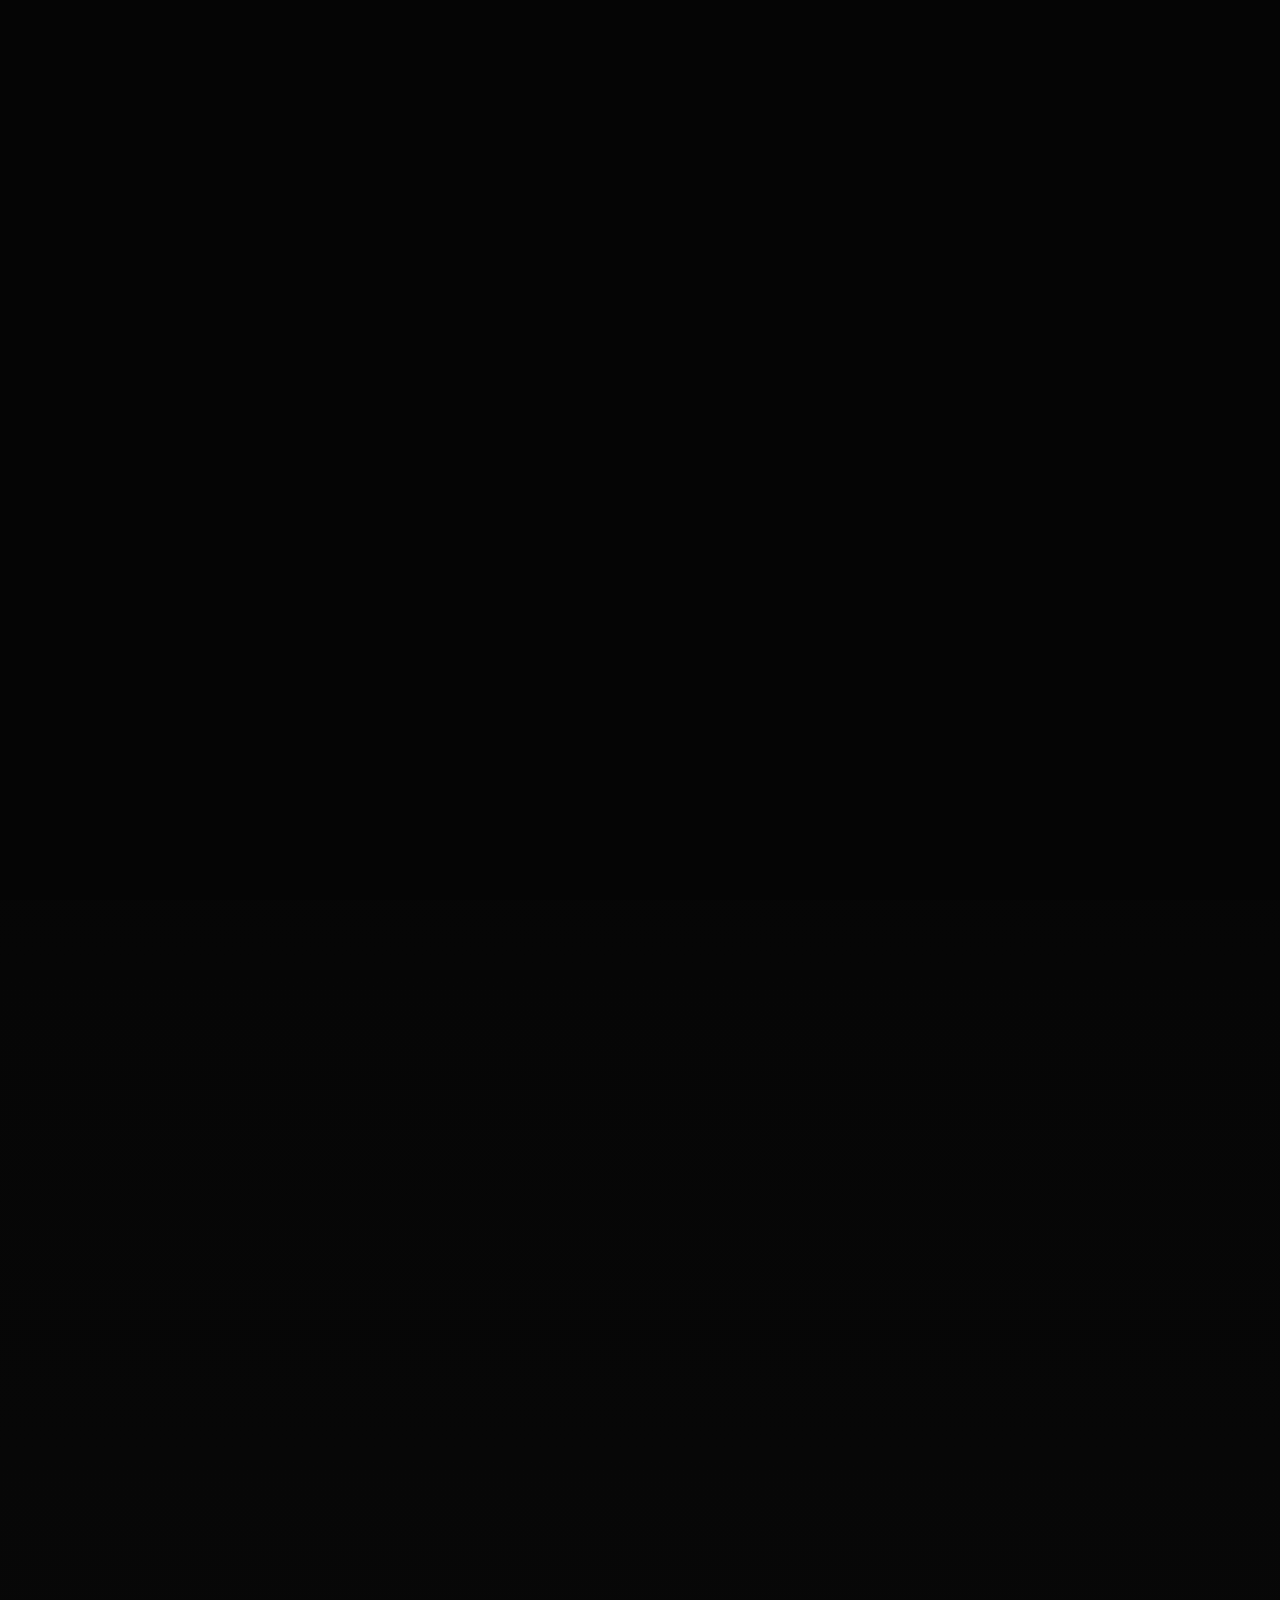
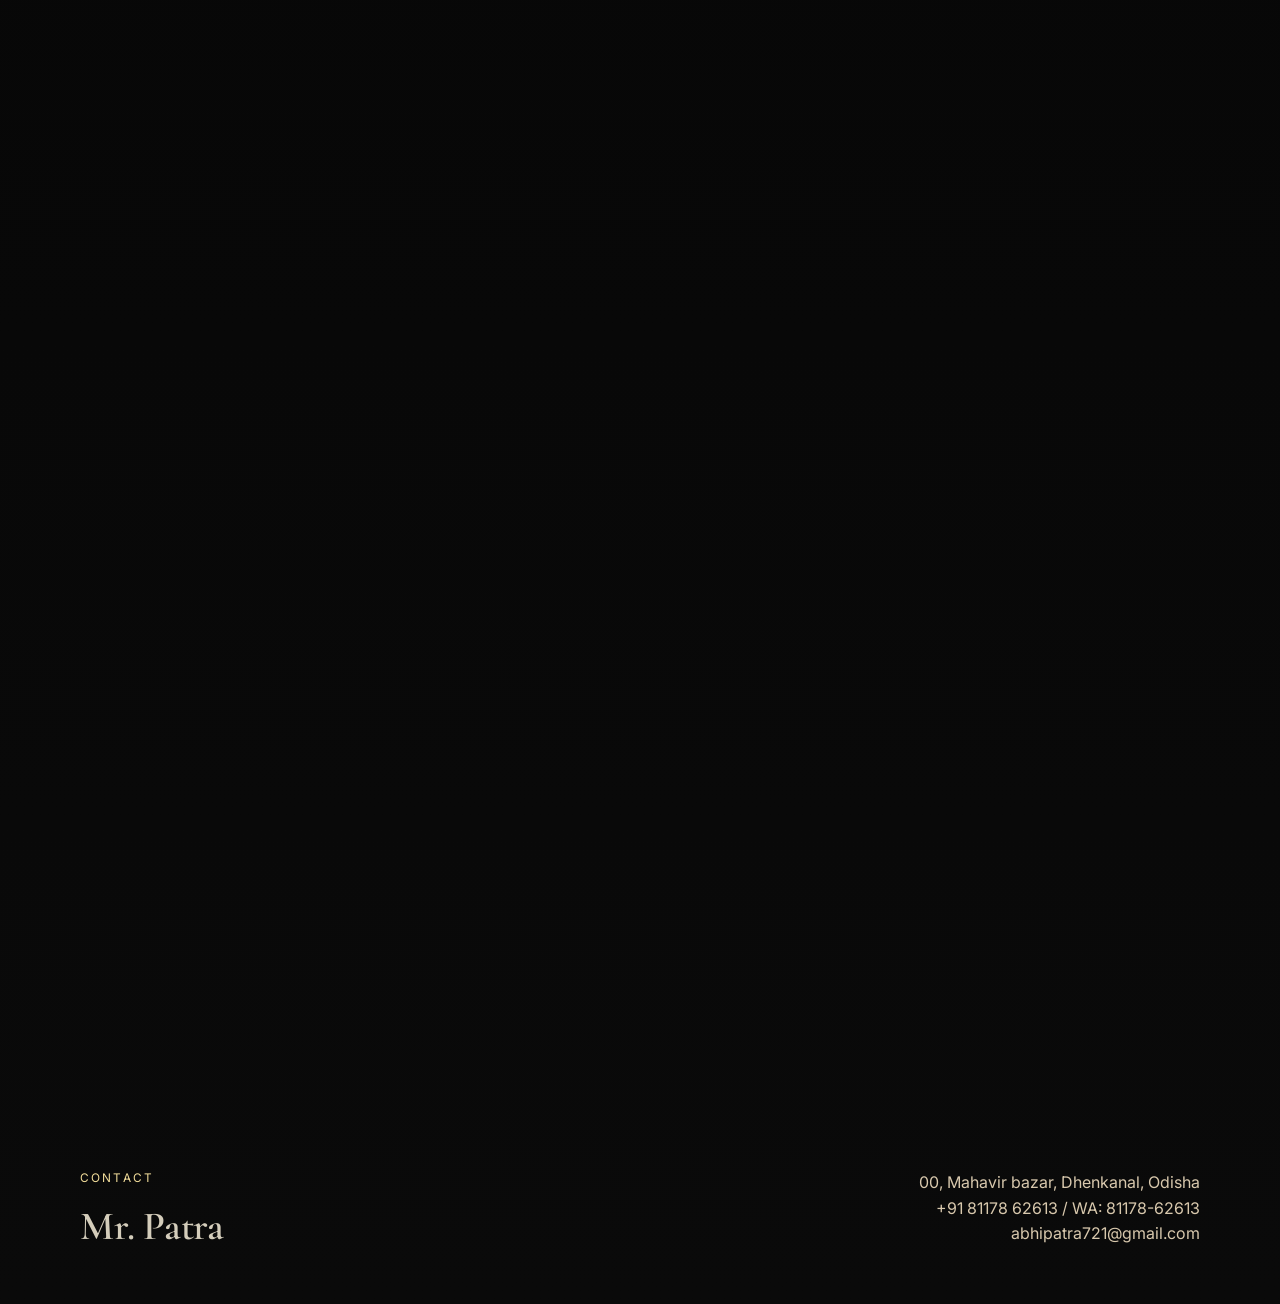
<file: index.html>
<!DOCTYPE html>
<html lang="en">

<head>
	<meta charset="UTF-8">
	<meta name="viewport" content="width=device-width, initial-scale=1.0">
	<meta name="description"
		content="Mr. Patra - Luxury footwear blending refined design with everyday comfort. Discover premium sneakers, formals, and loafers.">
	<meta name="keywords" content="Footwear, Mr. Patra, Luxury Shoes, Premium Footwear, Odisha">
	<link rel="shortcut icon" href="favicon.ico" type="image/x-icon">
	<title>Mr. Patra | Luxury Footwear House</title>

	<!-- Fonts -->
	<link rel="preconnect" href="https://fonts.googleapis.com">
	<link rel="preconnect" href="https://fonts.gstatic.com" crossorigin>
	<link
		href="https://fonts.googleapis.com/css2?family=Cormorant+Garamond:wght@500;600;700&family=Inter:wght@400;500;600&display=swap"
		rel="stylesheet">

	<!-- Stylesheets -->
	<link rel="stylesheet" href="styles/global.css">
	<link rel="stylesheet" href="styles/index.css">
</head>

<body>
	<div class="loader">
		<svg width="2837" height="492" viewBox="0 0 2837 492" fill="none" xmlns="http://www.w3.org/2000/svg">
			<path
				d="M71.4241 384.768L79.1041 19.9679L101.376 21.5039L92.9281 384.768C92.4161 411.904 97.7921 433.408 109.056 449.28C120.832 465.152 137.216 473.088 158.208 473.088C159.744 473.088 160.512 474.624 160.512 477.696C160.512 480.768 159.744 482.304 158.208 482.304C146.944 482.304 135.424 482.048 123.648 481.536C111.872 481.024 98.5601 480.768 83.7121 480.768C67.3281 480.768 52.4801 481.024 39.1681 481.536C25.8561 482.048 13.5681 482.304 2.30412 482.304C0.768116 482.304 0.000115395 480.768 0.000115395 477.696C0.000115395 474.624 0.768116 473.088 2.30412 473.088C23.2961 473.088 39.9361 465.152 52.2241 449.28C64.5121 433.408 70.9121 411.904 71.4241 384.768ZM621.312 473.088C622.336 473.088 622.848 474.624 622.848 477.696C622.848 480.768 622.336 482.304 621.312 482.304C608 482.304 592.896 482.048 576 481.536C559.104 481.024 541.44 480.768 523.008 480.768C504.064 480.768 486.4 481.024 470.016 481.536C453.632 482.048 438.784 482.304 425.472 482.304C423.936 482.304 423.168 480.768 423.168 477.696C423.168 474.624 423.936 473.088 425.472 473.088C449.536 473.088 464.896 469.76 471.552 463.104C478.72 456.448 481.536 442.112 480 420.096L462.336 79.1039L501.504 17.6639L305.664 476.928C305.152 478.976 303.104 480 299.52 480C296.448 480 294.4 478.976 293.376 476.928L77.5681 66.0479C58.1121 29.6959 34.8161 11.5199 7.68012 11.5199C6.14412 11.5199 5.37612 9.98393 5.37612 6.91194C5.37612 3.83995 6.14412 2.30396 7.68012 2.30396C18.4321 2.30396 29.6961 2.55995 41.4721 3.07195C53.2481 3.58394 63.2321 3.83994 71.4241 3.83994C84.7361 3.83994 96.2561 3.58394 105.984 3.07195C116.224 2.55995 124.16 2.30396 129.792 2.30396C136.96 2.30396 142.336 4.86395 145.92 9.98395C150.016 15.1039 156.416 25.8559 165.12 42.2399L337.152 364.8L298.752 433.92L478.464 21.5039C481.536 14.3359 484.608 9.47194 487.68 6.91194C491.264 3.83995 495.872 2.30396 501.504 2.30396C506.624 2.30396 512 2.55995 517.632 3.07195C523.264 3.58394 529.92 3.83994 537.6 3.83994C553.984 3.83994 567.808 3.58394 579.072 3.07195C590.848 2.55995 602.368 2.30396 613.632 2.30396C615.168 2.30396 615.936 3.83995 615.936 6.91194C615.936 9.98393 615.168 11.5199 613.632 11.5199C590.08 11.5199 572.672 16.3839 561.408 26.1119C550.656 35.8399 545.792 50.9439 546.816 71.4239L565.248 420.096C566.272 434.944 568.064 446.208 570.624 453.888C573.696 461.568 579.072 466.688 586.752 469.248C594.432 471.808 605.952 473.088 621.312 473.088ZM763.716 274.176L757.572 264.192C777.54 241.152 794.436 223.488 808.26 211.2C822.084 198.912 833.86 190.464 843.588 185.856C853.316 180.736 862.02 178.176 869.7 178.176C880.452 178.176 891.46 182.272 902.724 190.464C914.5 198.144 920.388 208.384 920.388 221.184C920.388 231.936 917.06 240.896 910.404 248.064C904.26 254.72 895.556 258.048 884.292 258.048C873.54 258.048 865.348 255.232 859.716 249.6C854.596 243.968 849.732 238.592 845.124 233.472C841.028 227.84 834.884 225.024 826.692 225.024C823.108 225.024 819.012 226.304 814.404 228.864C810.308 230.912 804.164 235.52 795.972 242.688C788.292 249.344 777.54 259.84 763.716 274.176ZM670.02 482.304C668.484 482.304 667.716 480.768 667.716 477.696C667.716 474.624 668.484 473.088 670.02 473.088C685.892 473.088 696.644 469.504 702.276 462.336C707.908 454.656 710.724 440.576 710.724 420.096V275.712C710.724 259.84 708.932 248.32 705.348 241.152C701.764 233.472 695.62 229.632 686.916 229.632C682.308 229.632 676.932 230.656 670.788 232.704C664.644 234.24 657.732 236.8 650.052 240.384C648.004 241.408 646.468 240.384 645.444 237.312C644.42 234.24 644.42 232.448 645.444 231.936L752.196 179.712C755.268 178.688 757.06 178.176 757.572 178.176C763.204 178.176 768.836 184.32 774.468 196.608C780.1 208.896 782.916 226.56 782.916 249.6V420.096C782.916 433.408 784.964 444.16 789.06 452.352C793.156 460.032 800.068 465.408 809.796 468.48C820.036 471.552 833.86 473.088 851.268 473.088C853.316 473.088 854.34 474.624 854.34 477.696C854.34 480.768 853.316 482.304 851.268 482.304C837.444 482.304 821.572 482.048 803.652 481.536C786.244 481.024 767.3 480.768 746.82 480.768C732.484 480.768 718.66 481.024 705.348 481.536C692.036 482.048 680.26 482.304 670.02 482.304ZM984.708 490.752C970.372 490.752 958.852 486.656 950.148 478.464C941.956 469.76 937.86 458.24 937.86 443.904C937.86 430.592 941.956 419.84 950.148 411.648C958.852 403.456 970.372 399.36 984.708 399.36C999.556 399.36 1010.82 403.456 1018.5 411.648C1026.18 419.84 1030.02 430.592 1030.02 443.904C1030.02 458.24 1026.18 469.76 1018.5 478.464C1010.82 486.656 999.556 490.752 984.708 490.752ZM1408.96 417.024C1408.96 432.384 1410.49 444.16 1413.56 452.352C1417.15 460.032 1424.32 465.408 1435.07 468.48C1445.82 471.552 1461.69 473.088 1482.68 473.088C1484.22 473.088 1484.99 474.624 1484.99 477.696C1484.99 480.768 1484.22 482.304 1482.68 482.304C1466.3 482.304 1448.38 482.048 1428.92 481.536C1409.98 481.024 1389.24 480.768 1366.72 480.768C1348.28 480.768 1330.62 481.024 1313.72 481.536C1297.34 482.048 1282.49 482.304 1269.18 482.304C1267.64 482.304 1266.88 480.768 1266.88 477.696C1266.88 474.624 1267.64 473.088 1269.18 473.088C1285.05 473.088 1296.83 471.808 1304.51 469.248C1312.19 466.688 1317.31 461.568 1319.87 453.888C1322.43 446.208 1323.71 434.944 1323.71 420.096V64.5119C1323.71 49.6639 1322.43 38.6559 1319.87 31.4879C1317.31 23.8079 1312.19 18.6879 1304.51 16.1279C1296.83 13.0559 1285.05 11.5199 1269.18 11.5199C1267.64 11.5199 1266.88 9.98393 1266.88 6.91194C1266.88 3.83995 1267.64 2.30396 1269.18 2.30396C1282.49 2.30396 1297.34 2.81595 1313.72 3.83994C1330.11 4.35193 1347.52 4.60793 1365.95 4.60793C1378.24 4.60793 1394.36 3.83994 1414.33 2.30396C1434.3 0.767944 1452.99 -6.10352e-05 1470.4 -6.10352e-05C1502.65 -6.10352e-05 1531.07 4.35194 1555.64 13.056C1580.73 21.2479 1600.7 34.5599 1615.55 52.9919C1630.4 71.424 1638.33 95.7439 1639.36 125.952C1640.38 152.064 1636.03 174.848 1626.3 194.304C1617.08 213.76 1604.03 229.888 1587.13 242.688C1570.75 255.488 1552.32 265.216 1531.84 271.872C1511.87 278.016 1491.9 281.088 1471.93 281.088C1466.81 281.088 1460.92 280.832 1454.27 280.32C1448.12 279.808 1441.98 278.784 1435.84 277.248C1434.3 276.736 1433.79 274.944 1434.3 271.872C1434.81 268.288 1436.09 266.752 1438.14 267.264C1442.24 268.288 1446.84 269.056 1451.96 269.568C1457.08 270.08 1461.18 270.336 1464.25 270.336C1479.1 270.336 1492.67 265.728 1504.96 256.512C1517.24 247.296 1527.23 233.216 1534.91 214.272C1542.59 195.328 1546.43 171.776 1546.43 143.616C1546.43 116.48 1542.59 93.6959 1534.91 75.2639C1527.23 56.3199 1515.96 41.9839 1501.12 32.2559C1486.27 22.0159 1467.84 16.896 1445.82 16.896C1436.6 16.896 1429.18 18.1759 1423.55 20.7359C1418.43 23.2959 1414.59 28.1599 1412.03 35.3279C1409.98 42.4959 1408.96 52.7359 1408.96 66.0479V417.024ZM1890.06 486.912C1888.01 487.936 1885.45 488.448 1882.38 488.448C1873.16 488.448 1863.95 482.304 1854.73 470.016C1845.52 457.728 1840.91 440.064 1840.91 417.024V286.464C1840.91 254.208 1838.35 230.656 1833.23 215.808C1828.11 200.448 1818.89 192.768 1805.58 192.768C1792.78 192.768 1783.05 196.864 1776.4 205.056C1770.25 212.736 1765.9 221.44 1763.34 231.168C1761.29 240.896 1760.01 249.088 1759.5 255.744C1757.96 271.616 1753.36 282.88 1745.68 289.536C1738 295.68 1727.76 298.752 1714.96 298.752C1701.64 298.752 1692.17 295.936 1686.54 290.304C1680.91 284.672 1678.09 277.76 1678.09 269.568C1678.09 257.28 1683.47 245.76 1694.22 235.008C1705.48 223.744 1719.56 214.016 1736.46 205.824C1753.36 197.12 1770.76 190.464 1788.68 185.856C1807.12 180.736 1823.24 178.176 1837.07 178.176C1858.06 178.176 1875.98 184.832 1890.83 198.144C1905.68 211.456 1913.1 233.216 1913.1 263.424V399.36C1913.1 414.208 1915.66 425.728 1920.78 433.92C1926.41 442.112 1934.09 446.208 1943.82 446.208C1950.99 446.208 1958.41 444.416 1966.09 440.832C1968.14 439.808 1969.68 440.832 1970.7 443.904C1972.24 446.464 1971.72 448.256 1969.16 449.28L1890.06 486.912ZM1742.6 487.68C1720.08 487.68 1703.18 482.816 1691.92 473.088C1681.16 462.848 1675.79 449.28 1675.79 432.384C1675.79 415.488 1680.4 402.688 1689.61 393.984C1698.83 384.768 1710.86 377.6 1725.71 372.48C1740.56 366.848 1755.92 361.216 1771.79 355.584L1848.59 327.168L1851.66 338.688L1807.88 358.656C1803.79 360.192 1797.9 362.752 1790.22 366.336C1782.54 369.408 1775.63 374.272 1769.48 380.928C1763.34 387.072 1760.27 396.032 1760.27 407.808C1760.27 421.12 1764.62 431.104 1773.32 437.76C1782.03 443.904 1790.73 446.976 1799.44 446.976C1803.53 446.976 1807.37 446.464 1810.96 445.44C1815.05 444.416 1819.66 442.112 1824.78 438.528L1863.18 412.416L1863.95 424.704L1810.19 463.104C1798.92 471.808 1788.17 478.208 1777.93 482.304C1767.69 485.888 1755.92 487.68 1742.6 487.68ZM2109.63 491.52C2097.34 491.52 2084.8 489.472 2072 485.376C2059.71 481.28 2049.21 474.112 2040.51 463.872C2032.32 453.632 2028.22 439.296 2028.22 420.864V250.368C2028.22 239.616 2026.94 231.168 2024.38 225.024C2021.82 218.88 2017.73 214.528 2012.09 211.968C2006.46 209.408 1998.78 208.128 1989.05 208.128C1987.01 208.128 1985.98 205.824 1985.98 201.216C1985.98 196.608 1987.01 194.304 1989.05 194.304C2015.17 193.28 2036.41 187.648 2052.8 177.408C2069.18 166.656 2081.47 151.04 2089.66 130.56C2090.69 128.512 2092.73 127.488 2095.81 127.488C2099.39 127.488 2101.18 128.512 2101.18 130.56V395.52C2101.18 416 2106.3 430.592 2116.54 439.296C2127.29 448 2140.35 452.352 2155.71 452.352C2167.49 452.352 2178.49 450.048 2188.73 445.44C2199.49 440.32 2208.45 434.944 2215.61 429.312C2217.15 427.776 2218.94 428.288 2220.99 430.848C2223.55 432.896 2223.81 434.688 2221.76 436.224C2202.81 455.168 2184.38 469.248 2166.46 478.464C2149.05 487.168 2130.11 491.52 2109.63 491.52ZM2197.95 225.024C2176.96 220.416 2156.48 217.344 2136.51 215.808C2117.05 213.76 2096.32 212.736 2074.3 212.736V192.768C2095.29 192.768 2115.77 192 2135.74 190.464C2156.22 188.928 2177.98 187.136 2201.02 185.088C2202.05 185.088 2203.07 187.136 2204.09 191.232C2205.63 194.816 2206.4 198.912 2206.4 203.52C2206.4 208.64 2205.37 213.76 2203.33 218.88C2201.79 223.488 2200 225.536 2197.95 225.024ZM2349.97 274.176L2343.82 264.192C2363.79 241.152 2380.69 223.488 2394.51 211.2C2408.33 198.912 2420.11 190.464 2429.84 185.856C2439.57 180.736 2448.27 178.176 2455.95 178.176C2466.7 178.176 2477.71 182.272 2488.97 190.464C2500.75 198.144 2506.64 208.384 2506.64 221.184C2506.64 231.936 2503.31 240.896 2496.65 248.064C2490.51 254.72 2481.81 258.048 2470.54 258.048C2459.79 258.048 2451.6 255.232 2445.97 249.6C2440.85 243.968 2435.98 238.592 2431.37 233.472C2427.28 227.84 2421.13 225.024 2412.94 225.024C2409.36 225.024 2405.26 226.304 2400.65 228.864C2396.56 230.912 2390.41 235.52 2382.22 242.688C2374.54 249.344 2363.79 259.84 2349.97 274.176ZM2256.27 482.304C2254.73 482.304 2253.97 480.768 2253.97 477.696C2253.97 474.624 2254.73 473.088 2256.27 473.088C2272.14 473.088 2282.89 469.504 2288.53 462.336C2294.16 454.656 2296.97 440.576 2296.97 420.096V275.712C2296.97 259.84 2295.18 248.32 2291.6 241.152C2288.01 233.472 2281.87 229.632 2273.17 229.632C2268.56 229.632 2263.18 230.656 2257.04 232.704C2250.89 234.24 2243.98 236.8 2236.3 240.384C2234.25 241.408 2232.72 240.384 2231.69 237.312C2230.67 234.24 2230.67 232.448 2231.69 231.936L2338.45 179.712C2341.52 178.688 2343.31 178.176 2343.82 178.176C2349.45 178.176 2355.09 184.32 2360.72 196.608C2366.35 208.896 2369.17 226.56 2369.17 249.6V420.096C2369.17 433.408 2371.21 444.16 2375.31 452.352C2379.41 460.032 2386.32 465.408 2396.05 468.48C2406.29 471.552 2420.11 473.088 2437.52 473.088C2439.57 473.088 2440.59 474.624 2440.59 477.696C2440.59 480.768 2439.57 482.304 2437.52 482.304C2423.69 482.304 2407.82 482.048 2389.9 481.536C2372.49 481.024 2353.55 480.768 2333.07 480.768C2318.73 480.768 2304.91 481.024 2291.6 481.536C2278.29 482.048 2266.51 482.304 2256.27 482.304ZM2753.31 486.912C2751.26 487.936 2748.7 488.448 2745.63 488.448C2736.41 488.448 2727.2 482.304 2717.98 470.016C2708.77 457.728 2704.16 440.064 2704.16 417.024V286.464C2704.16 254.208 2701.6 230.656 2696.48 215.808C2691.36 200.448 2682.14 192.768 2668.83 192.768C2656.03 192.768 2646.3 196.864 2639.65 205.056C2633.5 212.736 2629.15 221.44 2626.59 231.168C2624.54 240.896 2623.26 249.088 2622.75 255.744C2621.21 271.616 2616.61 282.88 2608.93 289.536C2601.25 295.68 2591.01 298.752 2578.21 298.752C2564.89 298.752 2555.42 295.936 2549.79 290.304C2544.16 284.672 2541.34 277.76 2541.34 269.568C2541.34 257.28 2546.72 245.76 2557.47 235.008C2568.73 223.744 2582.81 214.016 2599.71 205.824C2616.61 197.12 2634.01 190.464 2651.93 185.856C2670.37 180.736 2686.49 178.176 2700.32 178.176C2721.31 178.176 2739.23 184.832 2754.08 198.144C2768.93 211.456 2776.35 233.216 2776.35 263.424V399.36C2776.35 414.208 2778.91 425.728 2784.03 433.92C2789.66 442.112 2797.34 446.208 2807.07 446.208C2814.24 446.208 2821.66 444.416 2829.34 440.832C2831.39 439.808 2832.93 440.832 2833.95 443.904C2835.49 446.464 2834.97 448.256 2832.41 449.28L2753.31 486.912ZM2605.85 487.68C2583.33 487.68 2566.43 482.816 2555.17 473.088C2544.41 462.848 2539.04 449.28 2539.04 432.384C2539.04 415.488 2543.65 402.688 2552.86 393.984C2562.08 384.768 2574.11 377.6 2588.96 372.48C2603.81 366.848 2619.17 361.216 2635.04 355.584L2711.84 327.168L2714.91 338.688L2671.13 358.656C2667.04 360.192 2661.15 362.752 2653.47 366.336C2645.79 369.408 2638.88 374.272 2632.73 380.928C2626.59 387.072 2623.52 396.032 2623.52 407.808C2623.52 421.12 2627.87 431.104 2636.57 437.76C2645.28 443.904 2653.98 446.976 2662.69 446.976C2666.78 446.976 2670.62 446.464 2674.21 445.44C2678.3 444.416 2682.91 442.112 2688.03 438.528L2726.43 412.416L2727.2 424.704L2673.44 463.104C2662.17 471.808 2651.42 478.208 2641.18 482.304C2630.94 485.888 2619.17 487.68 2605.85 487.68Z"
				fill="#D4CDBB" />
		</svg>
	</div>

	<header class="site-header fade-section">
		<div class="brand-lockup">
			<div class="brand-mark">
				<img src="/assets/logo.webp" alt="Mr. Patra gold crest logo" class="logo-img">
			</div>
			<div>
				<p class="eyebrow">Luxury Footwear House</p>
				<h1>Mr. Patra</h1>
			</div>
		</div>
		<nav class="site-nav">
			<a href="#about">About</a>
			<a href="#highlights">Highlights</a>
			<a href="#contact">Contact</a>
			<a class="nav-button" href="store.html">Visit Store</a>
		</nav>
	</header>

	<main>
		<!-- Hero Section -->
		<section class="hero fade-section">
			<div class="hero-copy">
				<p class="eyebrow">Gold-standard style. Everyday confidence.</p>
				<h2>Minimal, premium footwear curated for modern movement.</h2>
				<p class="hero-text">
					Mr. Patra blends refined design, durable craftsmanship, and effortless comfort
					into a collection built for the office, the weekend, and everything between.
				</p>
				<div class="hero-actions">
					<a class="primary-button" href="store.html">Explore Collection</a>
					<a class="secondary-button" href="#about">Our Story</a>
				</div>
			</div>
			<div class="hero-panel">
				<div class="crest-card">
					<p class="crest-label">Signature Identity</p>
					<div class="crest-ring">
						<img src="assets/logo.webp" alt="Mr. Patra crest emblem" class="crest-logo">
					</div>
					<p class="crest-copy">Dark luxury with a gold-forward finish inspired by your crest logo.</p>
				</div>
			</div>
		</section>

		<!-- About Section -->
		<section id="about" class="content-section fade-section">
			<div class="section-heading">
				<p class="eyebrow">About the brand</p>
				<h3>Footwear that balances presence and practicality.</h3>
			</div>
			<div class="two-column">
				<p>
					Mr. Patra is designed for customers who want understated luxury without excess.
					Every silhouette is selected to feel sharp, versatile, and wearable across daily routines.
				</p>
				<p>
					From elevated sneakers to polished formals, the collection focuses on premium materials,
					clean lines, and a timeless visual language that works season after season.
				</p>
			</div>
		</section>

		<!-- Highlights Section -->
		<section id="highlights" class="content-section fade-section">
			<div class="section-heading">
				<p class="eyebrow">Why customers choose us</p>
				<h3>Curated essentials, finished with a premium touch.</h3>
			</div>
			<div class="feature-grid">
				<article class="feature-card">
					<span class="feature-number">01</span>
					<h4>Premium Selection</h4>
					<p>Refined pairs chosen for versatility, elegance, and everyday wearability.</p>
				</article>
				<article class="feature-card">
					<span class="feature-number">02</span>
					<h4>Comfort First</h4>
					<p>Supportive construction and soft interiors that keep up with long days.</p>
				</article>
				<article class="feature-card">
					<span class="feature-number">03</span>
					<h4>Minimal Aesthetic</h4>
					<p>Clean silhouettes and rich finishes that complement both casual and formal looks.</p>
				</article>
			</div>
		</section>

		<!-- Call to Action -->
		<section class="content-section callout fade-section">
			<p class="eyebrow">Current collection</p>
			<h3>Discover sneakers, formals, loafers, and statement essentials.</h3>
			<p>
				Built as a lightweight storefront experience with no backend — just a sharp first impression
				and a focused catalog.
			</p>
			<a class="primary-button" href="store.html">Browse All Shoes</a>
		</section>
	</main>

	<footer id="contact" class="site-footer fade-section">
		<div>
			<p class="eyebrow">Contact</p>
			<h3>Mr. Patra</h3>
		</div>
		<div class="footer-details">
			<p>00, Mahavir bazar, Dhenkanal, Odisha</p>
			<p>+91 81178 62613 / <a href="https://wa.me/918117862613">WA: 81178-62613</a></p>
			<a href="mailto:abhipatra721@gmail.com">abhipatra721@gmail.com</a>
		</div>
	</footer>

	<script src="scripts/index.js"></script>
</body>

</html>
</file>
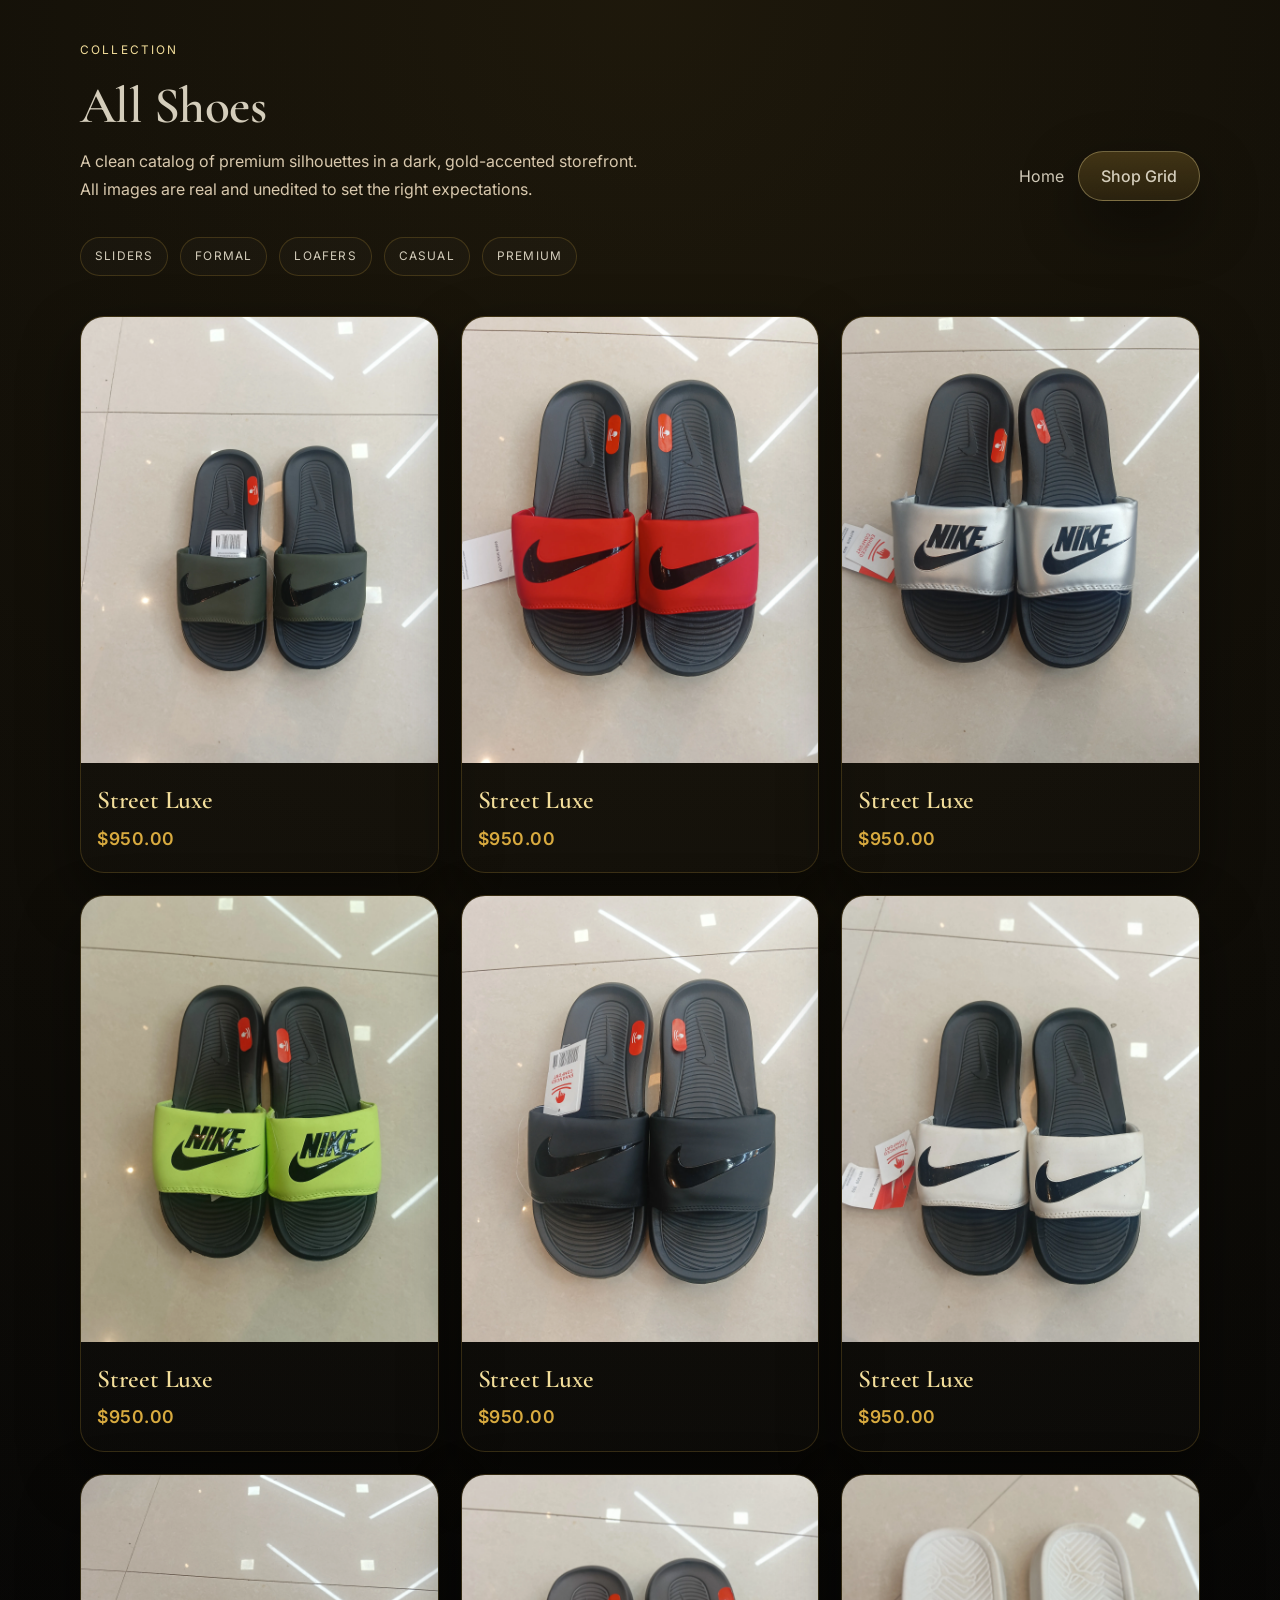
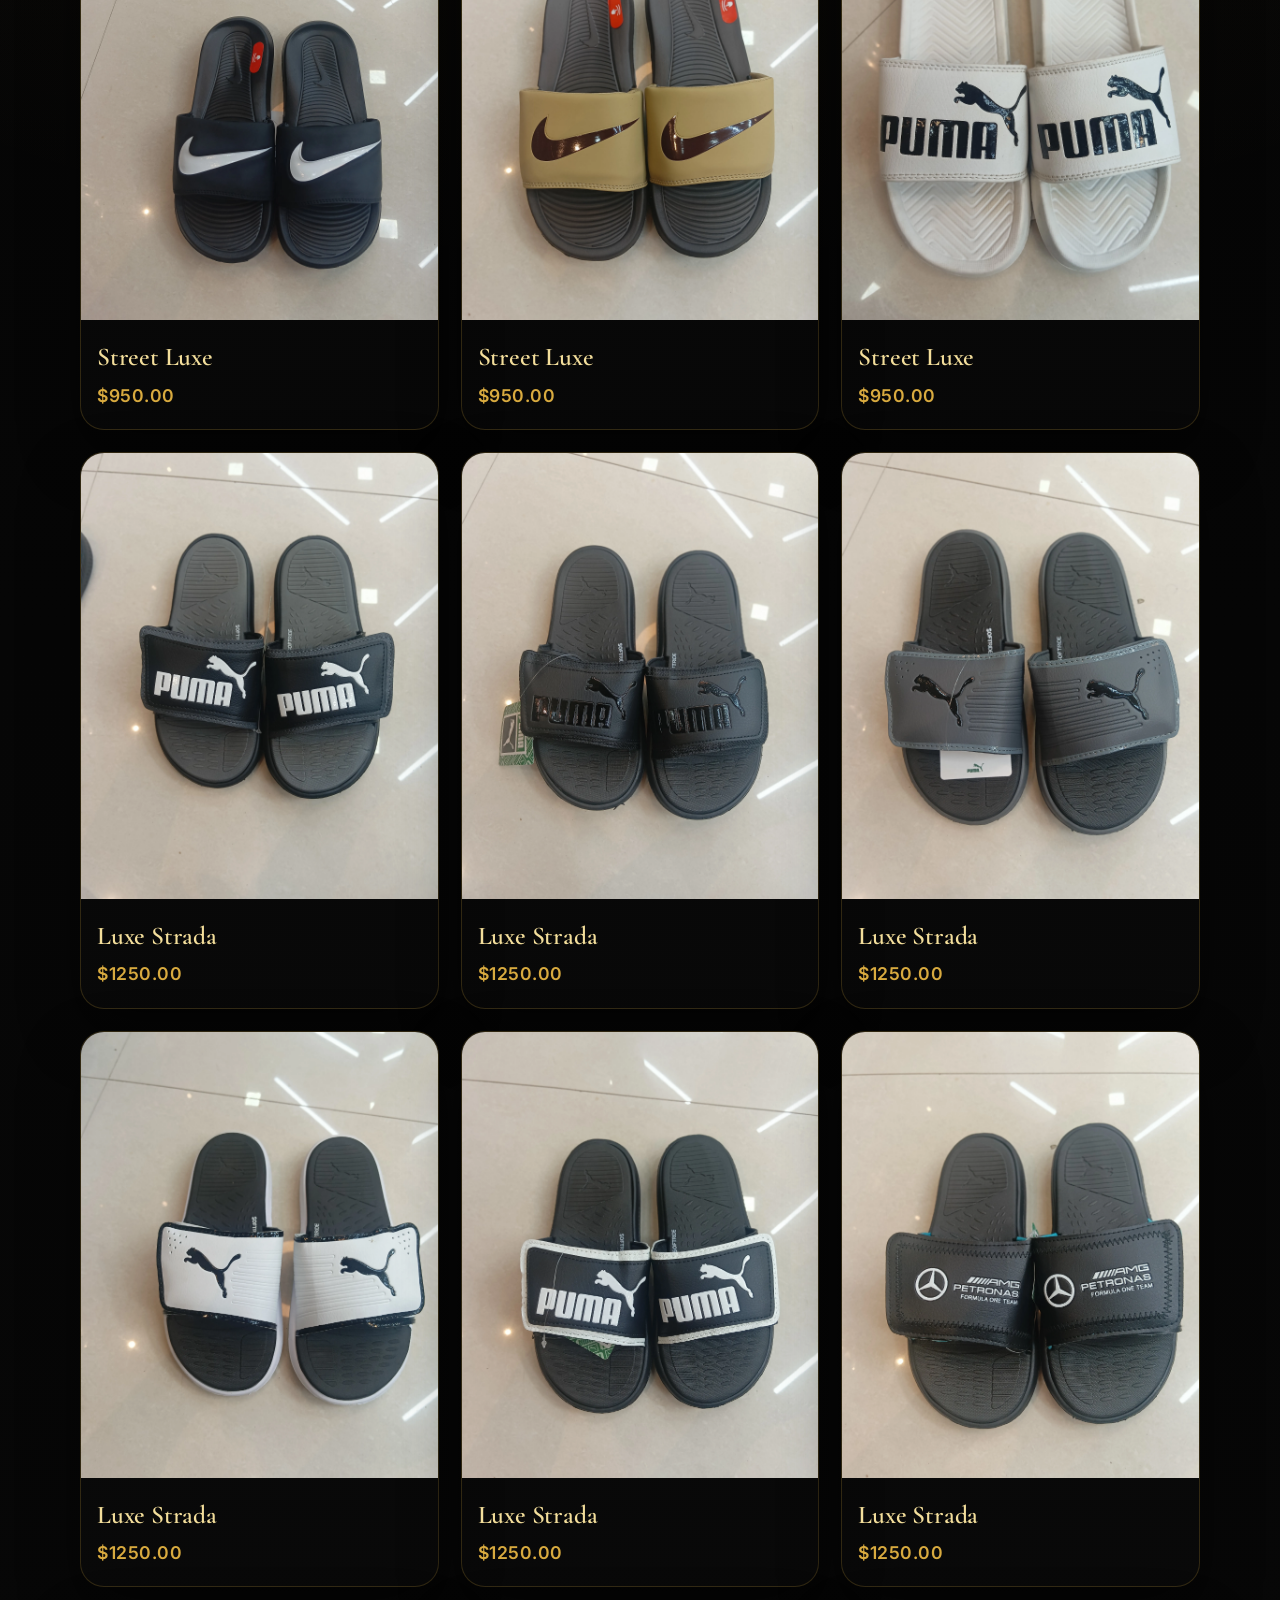
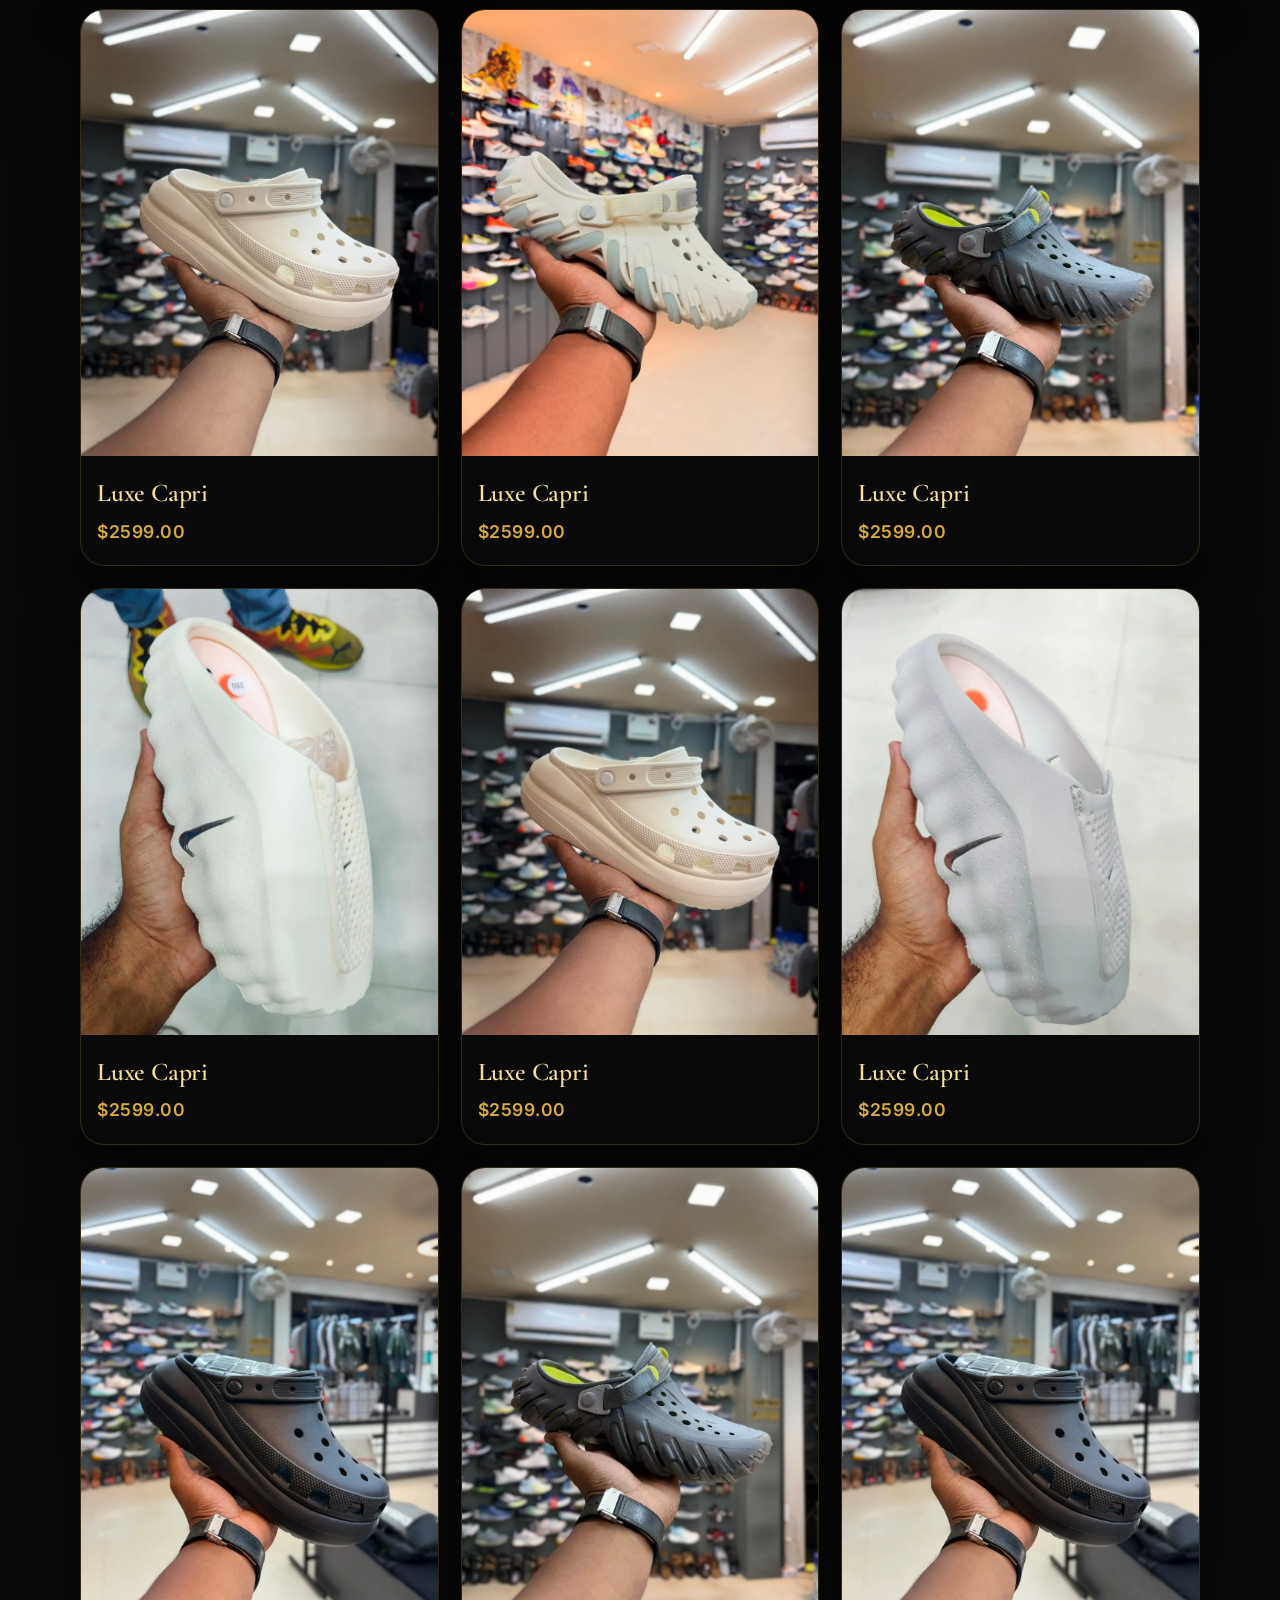
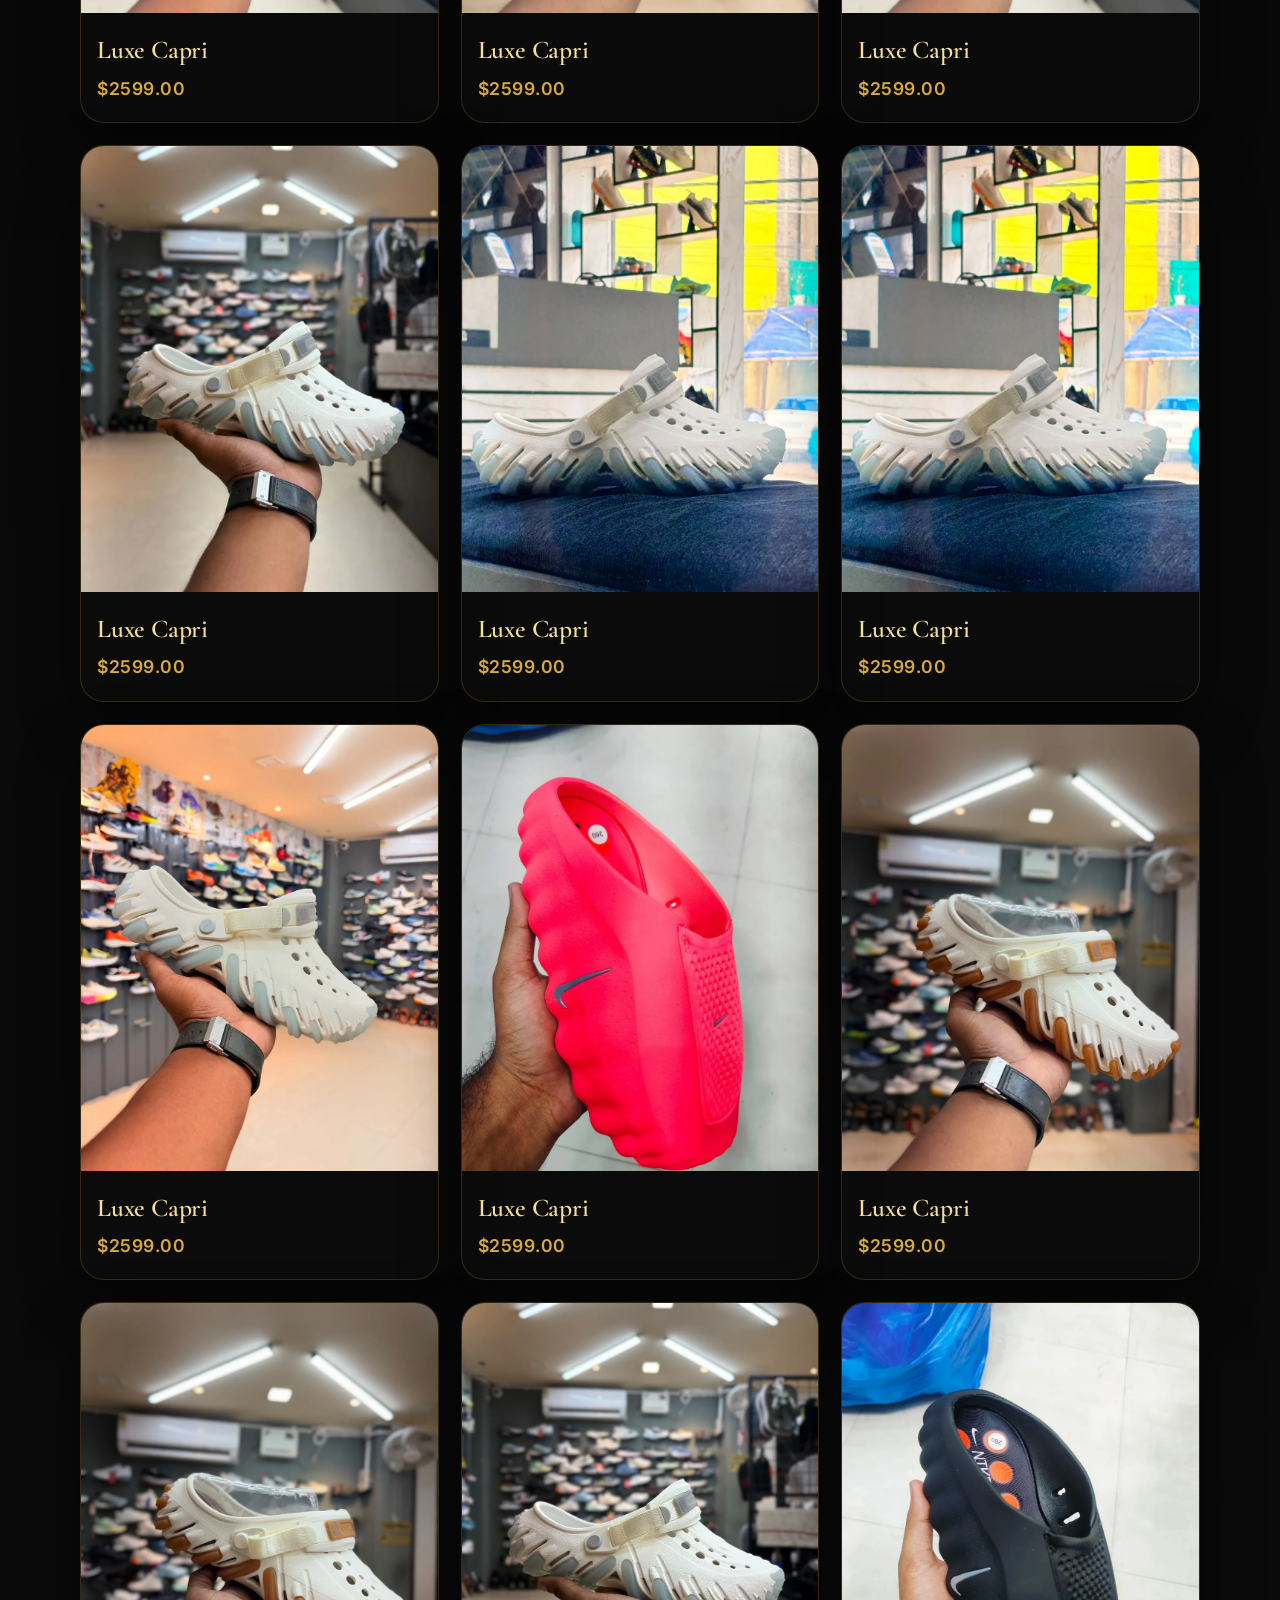
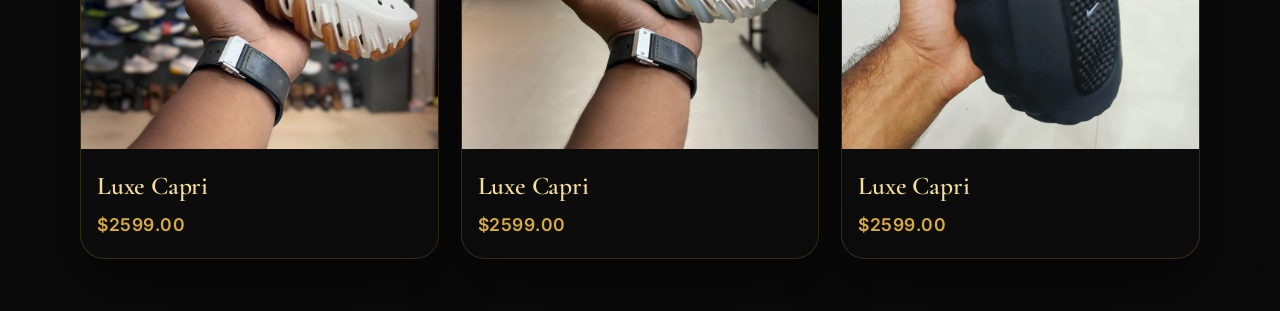
<file: store.html>
<!DOCTYPE html>
<html lang="en">

<head>
	<meta charset="UTF-8">
	<meta name="viewport" content="width=device-width, initial-scale=1.0">
	<meta name="description"
		content="Shop the latest premium footwear collection from Mr. Patra. Real product images, no edits.">
	<meta name="keywords" content="Buy shoes online, Mr. Patra footwear, premium loafers, luxury sneakers">
	<link rel="shortcut icon" href="favicon.ico" type="image/x-icon">
	<title>Mr. Patra | All Shoes - Premium Collection</title>

	<!-- Fonts -->
	<link rel="preconnect" href="https://fonts.googleapis.com">
	<link rel="preconnect" href="https://fonts.gstatic.com" crossorigin>
	<link
		href="https://fonts.googleapis.com/css2?family=Cormorant+Garamond:wght@500;600;700&family=Inter:wght@400;500;600&display=swap"
		rel="stylesheet">

	<!-- Stylesheets -->
	<link rel="stylesheet" href="styles/global.css">
	<link rel="stylesheet" href="styles/store.css">
</head>

<body>
	<header class="catalog-header fade-section">
		<div>
			<p class="eyebrow">Collection</p>
			<h1>All Shoes</h1>
			<p class="header-copy">A clean catalog of premium silhouettes in a dark, gold-accented storefront.</p>
			<p class="header-copy">All images are real and unedited to set the right expectations.</p>
		</div>
		<nav class="catalog-nav">
			<a href="index.html">Home</a>
			<a class="nav-button" href="#catalog">Shop Grid</a>
		</nav>
	</header>

	<main>
		<!-- Category filters (visual only) -->
		<div class="filter-row fade-section">
			<span>Sliders</span>
			<span>Formal</span>
			<span>Loafers</span>
			<span>Casual</span>
			<span>Premium</span>
		</div>

		<!-- Product Grid -->
		<section id="catalog" class="catalog-grid"></section>
	</main>

	<script src="scripts/store.js"></script>
</body>

</html>
</file>
<file: styles/global.css>
/* ----------------------------------------------
   GLOBAL CSS – Shared Variables, Reset, Utilities
   Used across index.html and store.html
---------------------------------------------- */
:root {
    --bg: #050505;
    --surface: #0f0f0f;
    --surface-soft: #161616;
    --text: #d4cdbb;
    --muted: #d8c8ad;
    --line: #d8aa3f33;
    --gold: #d8aa3f;
    --gold-soft: #f3de9b;
    --shadow: 0 24px 60px #00000073;
    --transition-default: 180ms ease;
}

* {
    margin: 0;
    padding: 0;
    box-sizing: border-box;
}

html {
    scroll-behavior: smooth;
}

body {
    background: radial-gradient(circle at top, rgba(216, 170, 63, 0.12), transparent 28%),
        linear-gradient(180deg, #040404 0%, #0a0a0a 100%);
    color: var(--text);
    font-family: "Inter", sans-serif;
    line-height: 1.5;
    min-height: 100vh;
}

/* Typography */
h1,
h2,
h3,
h4 {
    font-family: "Cormorant Garamond", serif;
    font-weight: 600;
    letter-spacing: -0.01em;
}

h1 {
    font-size: clamp(2rem, 4vw, 3rem);
}

h2 {
    font-size: clamp(2.4rem, 5vw, 3.6rem);
}

h3 {
    font-size: clamp(1.8rem, 3.5vw, 2.5rem);
}

a {
    color: inherit;
    text-decoration: none;
    transition: transform var(--transition-default), border-color var(--transition-default);
}

img {
    max-width: 100%;
    height: auto;
    display: block;
}

/* Utility / Eyebrow style */
.eyebrow {
    text-transform: uppercase;
    letter-spacing: 0.18em;
    font-size: 0.74rem;
    color: var(--gold-soft);
    margin-bottom: 0.5rem;
}

/* Buttons & interactive elements */
.primary-button,
.secondary-button,
.nav-button {
    display: inline-flex;
    align-items: center;
    justify-content: center;
    border-radius: 999px;
    padding: 12px 22px;
    font-weight: 500;
    transition: transform var(--transition-default), background-color var(--transition-default);
    cursor: pointer;
}

.primary-button,
.nav-button {
    border: 1px solid rgba(243, 222, 155, 0.35);
    background: linear-gradient(180deg, rgba(216, 170, 63, 0.22), rgba(216, 170, 63, 0.1));
    box-shadow: var(--shadow);
    color: var(--text);
}

.secondary-button {
    border: 1px solid var(--line);
    background: rgba(255, 255, 255, 0.02);
}

.primary-button:hover,
.secondary-button:hover,
.nav-button:hover {
    transform: translateY(-2px);
}

/* Shared container width (but each page can define its own layout) */
.site-header,
.hero,
.content-section,
.site-footer,
.catalog-header,
.filter-row,
.catalog-grid {
    width: min(1120px, calc(100% - 48px));
    margin-left: auto;
    margin-right: auto;
}

/* Responsive base */
@media (max-width: 640px) {

    .site-header,
    .hero,
    .content-section,
    .site-footer,
    .catalog-header,
    .filter-row,
    .catalog-grid {
        width: min(100% - 28px, 1120px);
    }
}
</file>
<file: styles/index.css>
/* ================================================== */
/* KEYFRAMES */
/* ================================================== */

@keyframes loaderAnimation {
    0%, 100% { stroke-dashoffset: 4000; }
    50% { stroke-dashoffset: 0; }
}

/* ================================================== */
/* LOADER */
/* ================================================== */

.loader {
    position: fixed;
    inset: 0;
    z-index: 99;
    pointer-events: auto;
    background-color: var(--bg);
    display: flex;
    align-items: center;
    justify-content: center;
    transition: 
		opacity 0.5s ease-in-out,
        visibility 0.5s ease-in-out;
}

.loader svg path {
    fill: transparent;
    stroke: var(--text);
    stroke-width: 2px;
    stroke-dasharray: 4000;
    stroke-dashoffset: 4000;
    animation: loaderAnimation 6s ease-in-out;
}

main {
	transform: translateY(48px);
	opacity: 0;
}

/* styles/index.css */
/* ----------------------------------------------
   INDEX.HOME PAGE SPECIFIC STYLES
   Hero, about section, feature grid, callout, footer
---------------------------------------------- */

.site-header {
	display: flex;
	justify-content: space-between;
	align-items: center;
	gap: 24px;
	padding: 28px 0;
}

.brand-lockup {
	display: flex;
	align-items: center;
	gap: 16px;
}

.brand-mark,
.crest-ring {
	border: 1px solid rgba(243, 222, 155, 0.55);
	background: linear-gradient(135deg, rgba(243, 222, 155, 0.16), rgba(216, 170, 63, 0.04));
	box-shadow: inset 0 0 20px rgba(243, 222, 155, 0.08);
}

.brand-mark {
	width: 58px;
	height: 58px;
	border-radius: 50%;
	display: grid;
	place-items: center;
}

.logo-img,
.crest-logo {
	width: 100%;
	height: 100%;
	object-fit: cover;
	border-radius: 50%;
}

.site-nav {
	display: flex;
	align-items: center;
	gap: 20px;
	flex-wrap: wrap;
}

/* Hero section */
.hero {
	min-height: calc(100vh - 114px);
	display: grid;
	grid-template-columns: 1.2fr 0.8fr;
	gap: 48px;
	align-items: center;
	padding: 48px 0 72px;
}

.hero-copy h2 {
	margin-top: 12px;
	line-height: 0.95;
	max-width: 10ch;
}

.hero-text {
	max-width: 58ch;
	margin: 20px 0 0;
	color: var(--muted);
	line-height: 1.75;
}

.hero-actions {
	display: flex;
	flex-wrap: wrap;
	gap: 14px;
	margin-top: 32px;
}

.hero-panel {
	display: flex;
	justify-content: flex-end;
}

.crest-card {
	width: min(100%, 400px);
	padding: 32px;
	border-radius: 28px;
	border: 1px solid var(--line);
	background: linear-gradient(180deg, rgba(255, 255, 255, 0.02), rgba(255, 255, 255, 0.01));
	box-shadow: var(--shadow);
	text-align: center;
}

.crest-label {
	text-transform: uppercase;
	letter-spacing: 0.18em;
	font-size: 0.74rem;
	color: var(--gold-soft);
}

.crest-ring {
	width: 220px;
	height: 220px;
	margin: 28px auto 20px;
	border-radius: 50%;
	display: grid;
	place-items: center;
}

.crest-copy {
	color: var(--muted);
}

/* Content sections */
.content-section {
	padding: 72px 0;
	border-top: 1px solid rgba(255, 255, 255, 0.04);
}

.section-heading h3 {
	margin-top: 10px;
	max-width: 14ch;
}

.two-column {
	display: grid;
	grid-template-columns: repeat(2, 1fr);
	gap: 28px;
	margin-top: 28px;
}

.two-column p {
	color: var(--muted);
	line-height: 1.75;
}

.feature-grid {
	display: grid;
	grid-template-columns: repeat(3, 1fr);
	gap: 22px;
	margin-top: 32px;
}

.feature-card {
	padding: 28px;
	border-radius: 22px;
	border: 1px solid var(--line);
	background: linear-gradient(180deg, rgba(255, 255, 255, 0.02), rgba(255, 255, 255, 0.01));
}

.feature-number {
	display: inline-block;
	margin-bottom: 20px;
	color: var(--gold);
	font-family: "Cormorant Garamond", serif;
	font-size: 2rem;
}

.feature-card h4 {
	font-size: 1.75rem;
	margin-bottom: 12px;
}

.callout {
	text-align: center;
	padding: 36px;
	border-radius: 28px;
}

.callout h3 {
	margin: 12px auto 0;
	max-width: 13ch;
}

.callout p {
	max-width: 60ch;
	margin: 18px auto 28px;
}

.site-footer {
	display: flex;
	justify-content: space-between;
	gap: 24px;
	padding: 28px 0 48px;
}

.footer-details {
	text-align: right;
}

.footer-details p,
.footer-details a {
	color: var(--muted);
	line-height: 1.6;
}

/* Responsive */
@media (max-width: 900px) {

	.site-header,
	.hero,
	.site-footer {
		flex-direction: column;
		align-items: flex-start;
		grid-template-columns: 1fr;
	}

	.hero {
		min-height: auto;
		padding-top: 24px;
	}

	.hero-panel {
		width: 100%;
		justify-content: flex-start;
	}

	.two-column,
	.feature-grid {
		grid-template-columns: 1fr;
	}

	.footer-details {
		text-align: left;
	}
}

@media (max-width: 640px) {
	.crest-ring {
		width: 180px;
		height: 180px;
	}
}
</file>
<file: styles/store.css>
/* ----------------------------------------------
   STORE.HOME (CATALOG PAGE) SPECIFIC STYLES
   Header, filter row, product grid, product card
---------------------------------------------- */

.catalog-header {
	display: flex;
	justify-content: space-between;
	align-items: flex-end;
	gap: 24px;
	padding: 42px 0 28px;
}

.catalog-header h1 {
	margin-top: 8px;
	font-size: clamp(2.4rem, 4vw, 4rem);
}

.header-copy {
	color: var(--muted);
	margin-top: 0.25rem;
}

.catalog-nav {
	display: flex;
	flex-wrap: wrap;
	gap: 14px;
	align-items: center;
}

.filter-row {
	display: flex;
	flex-wrap: wrap;
	gap: 12px;
	padding: 8px 0 22px;
}

.filter-row span {
	padding: 10px 14px;
	border: 1px solid var(--line);
	border-radius: 999px;
	background: rgba(255, 255, 255, 0.02);
	font-size: 0.74rem;
	text-transform: uppercase;
	letter-spacing: 0.1em;
	cursor: default;
	transition: transform var(--transition-default);
}

.filter-row span:hover {
	transform: translateY(-2px);
}

/* Product Grid */
.catalog-grid {
	display: grid;
	grid-template-columns: repeat(3, 1fr);
	gap: 22px;
	padding: 18px 0 52px;
}

/* Product Card */
.product_card {
	display: block;
	background: linear-gradient(180deg, rgba(255, 255, 255, 0.02), rgba(255, 255, 255, 0.01));
	border: 1px solid var(--line);
	border-radius: 24px;
	overflow: hidden;
	transition: transform var(--transition-default), box-shadow 0.3s;
	box-shadow: var(--shadow);
	text-decoration: none;
	color: inherit;
}

.product_card:hover {
	transform: translateY(-4px);
}

.product-image {
	aspect-ratio: 4 / 5;
	overflow: hidden;
	background: #0a0a0a;
}

.product-image img {
	width: 100%;
	height: 100%;
	object-fit: cover;
	transition: transform 0.5s ease;
}

.product_card:hover .product-image img {
	transform: scale(1.05);
}

.product-info {
	padding: 18px 16px 20px;
	display: flex;
	flex-direction: column;
	gap: 6px;
}

.product_title {
	font-family: "Cormorant Garamond", serif;
	font-size: 1.6rem;
	font-weight: 600;
	letter-spacing: -0.2px;
	color: var(--gold-soft);
	margin: 0;
}

.product_price {
	font-size: 1.1rem;
	font-weight: 600;
	color: var(--gold);
	letter-spacing: 0.5px;
}

.product_desc {
	font-size: 0.85rem;
	color: var(--muted);
	line-height: 1.4;
	margin-top: 6px;
	opacity: 0.85;
}

/* Responsive */
@media (max-width: 960px) {
	.catalog-grid {
		grid-template-columns: repeat(2, 1fr);
	}
}

@media (max-width: 720px) {
	.catalog-header {
		flex-direction: column;
		align-items: flex-start;
	}
}

@media (max-width: 640px) {
	.catalog-grid {
		grid-template-columns: 1fr;
	}
}
</file>
